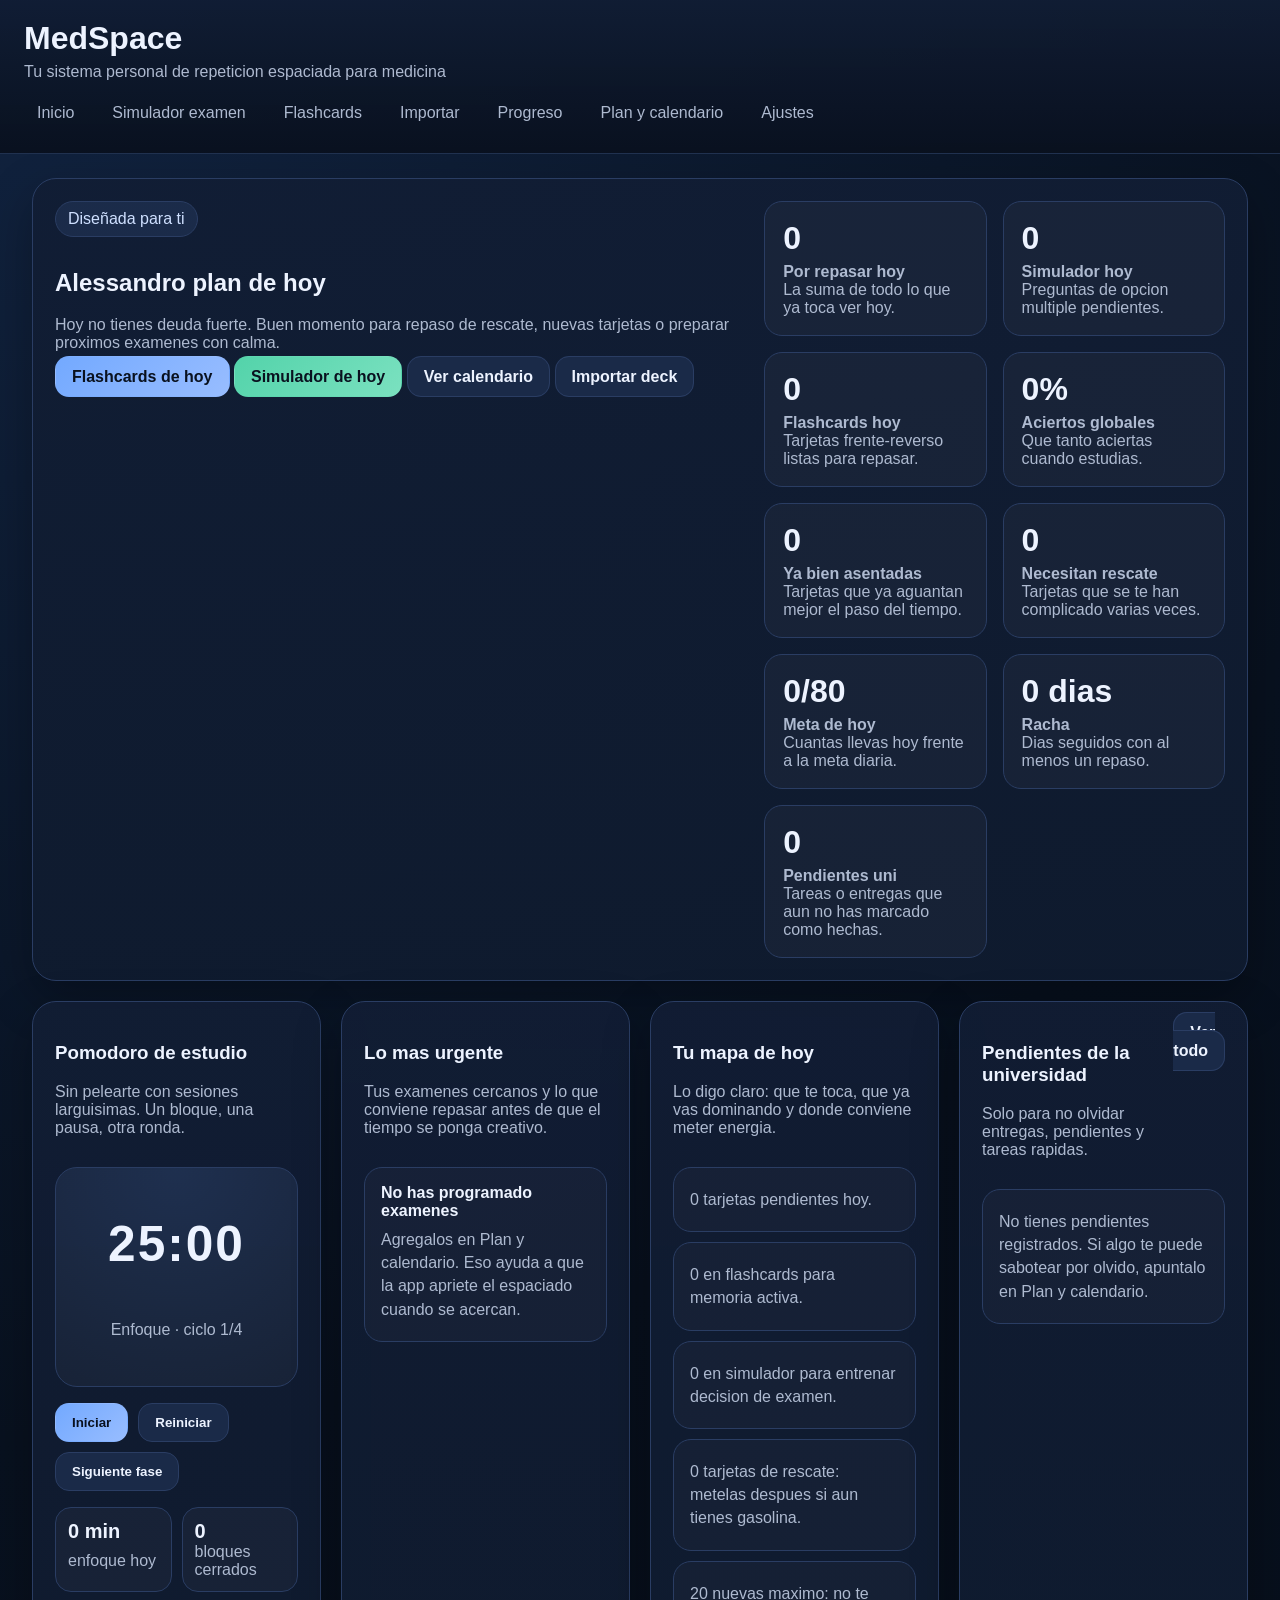
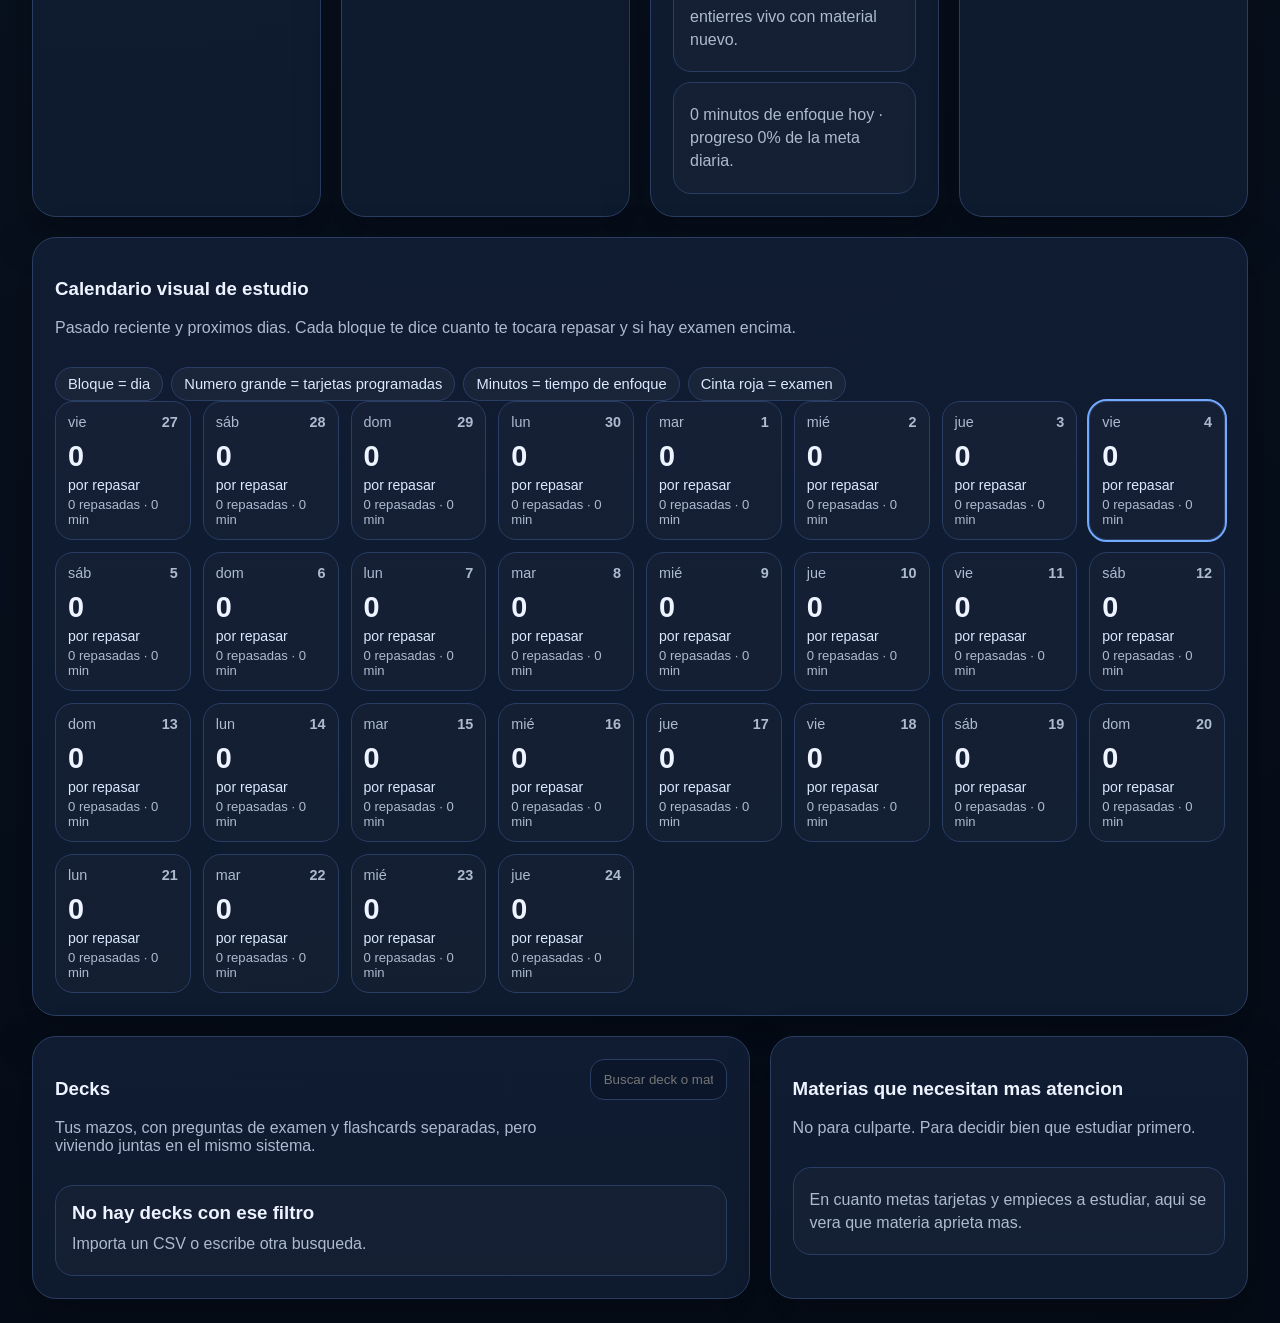
<file: index.html>
<!DOCTYPE html>
<html lang="es">
<head>
  <meta charset="UTF-8" />
  <meta name="viewport" content="width=device-width, initial-scale=1.0" />
  <title>MedSpace</title>
  <link rel="stylesheet" href="css/styles.css" />
</head>
<body>
  <header class="topbar">
    <div>
      <h1>MedSpace</h1>
      <p>Tu sistema personal de repeticion espaciada para medicina</p>
    </div>
    <nav class="topnav">
      <a href="index.html">Inicio</a>
      <a href="review.html">Simulador examen</a>
      <a href="flashcards.html">Flashcards</a>
      <a href="import.html">Importar</a>
      <a href="dashboard.html">Progreso</a>
      <a href="planner.html">Plan y calendario</a>
      <a href="settings.html">Ajustes</a>
    </nav>
  </header>

  <main class="container wide">
    <section class="card hero">
      <div class="hero-grid two-main">
        <div>
          <span class="eyebrow">Diseñada para ti</span>
          <h2 id="heroTitle">Tu plan de hoy</h2>
          <p class="muted" id="heroSubtitle">Primero estudia lo que toca hoy. Luego rescata lo que te cuesta. Luego mete pocas nuevas. Ese es el camino corto.</p>
          <div class="actions">
            <a class="btn primary" href="flashcards.html?mode=focus">Flashcards de hoy</a>
            <a class="btn success" href="review.html?mode=focus">Simulador de hoy</a>
            <a class="btn" href="planner.html">Ver calendario</a>
            <a class="btn" href="import.html">Importar deck</a>
          </div>
        </div>
        <div id="homeStats" class="grid-summary"></div>
      </div>
    </section>

    <section class="grid-four-home">
      <article class="card">
        <div class="section-head">
          <div>
            <h3>Pomodoro de estudio</h3>
            <p class="muted">Sin pelearte con sesiones larguisimas. Un bloque, una pausa, otra ronda.</p>
          </div>
        </div>
        <div class="pomodoro-box">
          <div class="pomodoro-ring">
            <div id="pomodoroTime" class="pomodoro-time">25:00</div>
            <div id="pomodoroPhase" class="muted">Enfoque</div>
          </div>
          <div class="pomodoro-controls">
            <button class="btn primary" id="pomodoroToggleBtn" type="button">Iniciar</button>
            <button class="btn" id="pomodoroResetBtn" type="button">Reiniciar</button>
            <button class="btn" id="pomodoroSkipBtn" type="button">Siguiente fase</button>
          </div>
          <div class="mini-kpi" id="pomodoroTodayBox"></div>
        </div>
      </article>

      <article class="card">
        <div class="section-head">
          <div>
            <h3>Lo mas urgente</h3>
            <p class="muted">Tus examenes cercanos y lo que conviene repasar antes de que el tiempo se ponga creativo.</p>
          </div>
        </div>
        <div id="examUrgencyList" class="list compact"></div>
      </article>

      <article class="card">
        <div class="section-head">
          <div>
            <h3>Tu mapa de hoy</h3>
            <p class="muted">Lo digo claro: que te toca, que ya vas dominando y donde conviene meter energia.</p>
          </div>
        </div>
        <div id="todayPlanBox" class="list compact"></div>
      </article>
      <article class="card">
        <div class="section-head">
          <div>
            <h3>Pendientes de la universidad</h3>
            <p class="muted">Solo para no olvidar entregas, pendientes y tareas rapidas.</p>
          </div>
          <div class="actions compact">
            <a class="btn" href="planner.html">Ver todo</a>
          </div>
        </div>
        <div id="taskQuickList" class="list compact"></div>
      </article>
    </section>

    <section class="card">
      <div class="section-head">
        <div>
          <h3>Calendario visual de estudio</h3>
          <p class="muted">Pasado reciente y proximos dias. Cada bloque te dice cuanto te tocara repasar y si hay examen encima.</p>
        </div>
      </div>
      <div id="calendarLegend" class="chip-row"></div>
      <div id="calendarGrid" class="calendar-grid"></div>
    </section>

    <section class="grid-two-home">
      <section class="card">
        <div class="section-head">
          <div>
            <h3>Decks</h3>
            <p class="muted">Tus mazos, con preguntas de examen y flashcards separadas, pero viviendo juntas en el mismo sistema.</p>
          </div>
          <div class="actions compact">
            <input id="deckSearch" type="text" placeholder="Buscar deck o materia" />
          </div>
        </div>
        <div id="deckList" class="deck-list"></div>
      </section>

      <section class="card">
        <div class="section-head">
          <div>
            <h3>Materias que necesitan mas atencion</h3>
            <p class="muted">No para culparte. Para decidir bien que estudiar primero.</p>
          </div>
        </div>
        <div id="focusList" class="list"></div>
      </section>
    </section>
  </main>

  <script src="js/storage.js"></script>
  <script src="js/utils.js"></script>
  <script src="js/app.js"></script>
</body>
</html>
</file>
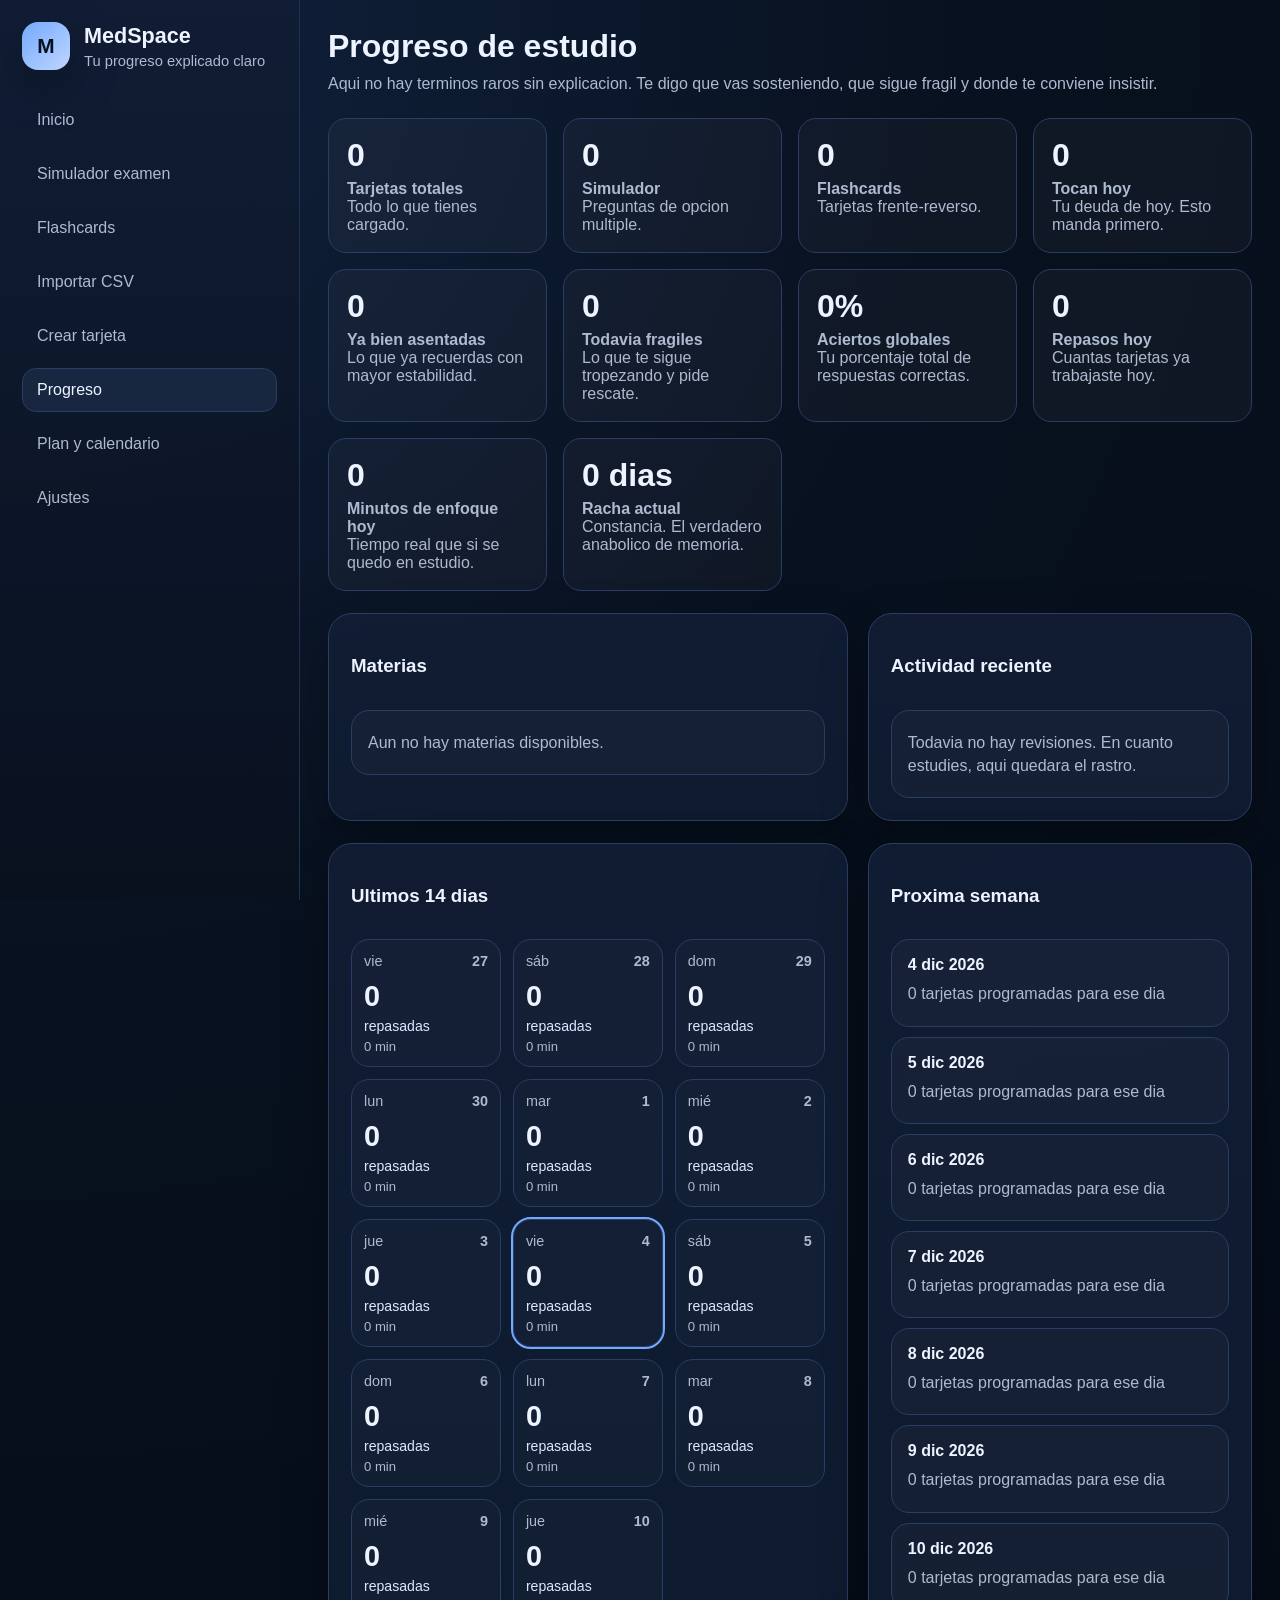
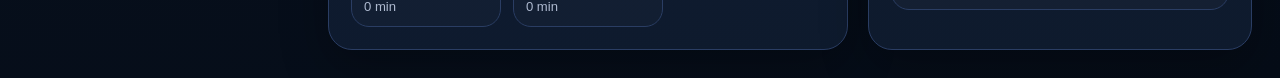
<file: dashboard.html>
<!doctype html>
<html lang="es">
<head>
  <meta charset="UTF-8" />
  <meta name="viewport" content="width=device-width, initial-scale=1.0" />
  <title>Progreso - MedSpace</title>
  <link rel="stylesheet" href="css/styles.css" />
</head>
<body>
  <aside class="sidebar">
    <div class="brand">
      <div class="brand-mark">M</div>
      <div>
        <h1>MedSpace</h1>
        <p>Tu progreso explicado claro</p>
      </div>
    </div>

    <nav class="nav">
      <a class="nav-link" href="index.html">Inicio</a>
      <a class="nav-link" href="review.html">Simulador examen</a>
      <a class="nav-link" href="flashcards.html">Flashcards</a>
      <a class="nav-link" href="import.html">Importar CSV</a>
      <a class="nav-link" href="manual.html">Crear tarjeta</a>
      <a class="nav-link active" href="dashboard.html">Progreso</a>
      <a class="nav-link" href="planner.html">Plan y calendario</a>
      <a class="nav-link" href="settings.html">Ajustes</a>
    </nav>
  </aside>

  <main class="main">
    <header class="page-header">
      <div>
        <h2>Progreso de estudio</h2>
        <p>Aqui no hay terminos raros sin explicacion. Te digo que vas sosteniendo, que sigue fragil y donde te conviene insistir.</p>
      </div>
    </header>

    <section class="stats-grid" id="dashboardStats"></section>

    <section class="grid-two">
      <article class="panel">
        <div class="panel-head"><h3>Materias</h3></div>
        <div id="categoryStats" class="list"></div>
      </article>
      <article class="panel">
        <div class="panel-head"><h3>Actividad reciente</h3></div>
        <div id="recentReviews" class="list compact"></div>
      </article>
    </section>

    <section class="grid-two">
      <article class="panel">
        <div class="panel-head"><h3>Ultimos 14 dias</h3></div>
        <div id="activityCalendar" class="calendar-grid compact"></div>
      </article>
      <article class="panel">
        <div class="panel-head"><h3>Proxima semana</h3></div>
        <div id="forecastList" class="list compact"></div>
      </article>
    </section>
  </main>

  <script src="js/storage.js"></script>
  <script src="js/utils.js"></script>
  <script src="js/dashboard.js"></script>
</body>
</html>
</file>
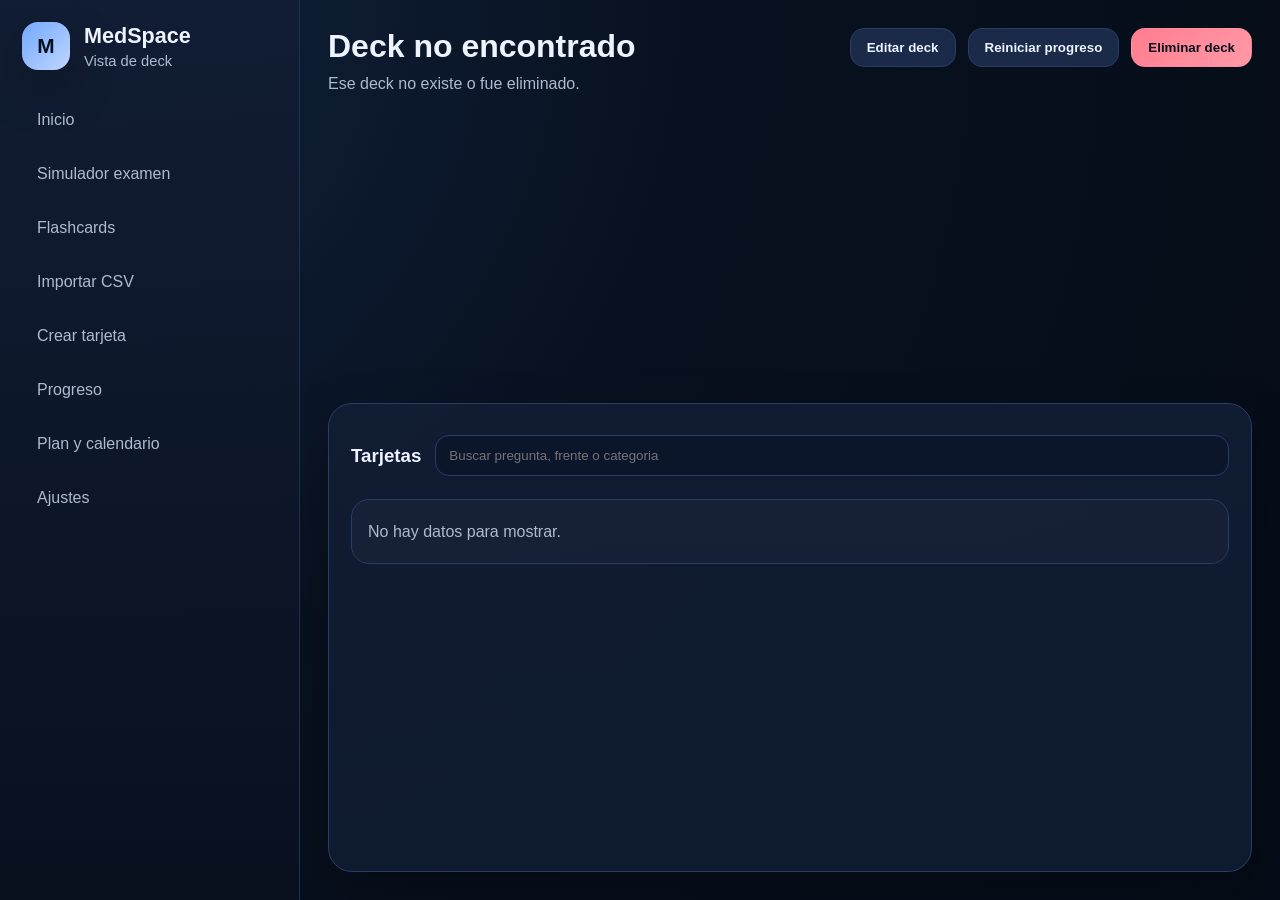
<file: deck.html>
<!doctype html>
<html lang="es">
<head>
  <meta charset="UTF-8" />
  <meta name="viewport" content="width=device-width, initial-scale=1.0" />
  <title>Deck - MedSpace</title>
  <link rel="stylesheet" href="css/styles.css" />
</head>
<body>
  <aside class="sidebar">
    <div class="brand">
      <div class="brand-mark">M</div>
      <div>
        <h1>MedSpace</h1>
        <p>Vista de deck</p>
      </div>
    </div>

    <nav class="nav">
      <a class="nav-link" href="index.html">Inicio</a>
      <a class="nav-link" href="review.html">Simulador examen</a>
      <a class="nav-link" href="flashcards.html">Flashcards</a>
      <a class="nav-link" href="import.html">Importar CSV</a>
      <a class="nav-link" href="manual.html">Crear tarjeta</a>
      <a class="nav-link" href="dashboard.html">Progreso</a>
      <a class="nav-link" href="planner.html">Plan y calendario</a>
      <a class="nav-link" href="settings.html">Ajustes</a>
    </nav>
  </aside>

  <main class="main">
    <header class="page-header">
      <div>
        <h2 id="deckTitle">Deck</h2>
        <p id="deckMeta">Cargando...</p>
      </div>
      <div class="header-actions wrap">
        <button class="btn" id="editDeckToggleBtn" type="button">Editar deck</button>
        <button class="btn" id="resetDeckBtn" type="button">Reiniciar progreso</button>
        <button class="btn danger" id="deleteDeckBtn" type="button">Eliminar deck</button>
      </div>
    </header>



    <section class="panel hidden" id="editDeckPanel">
      <div class="panel-head">
        <h3>Editar deck o mazo</h3>
        <button class="btn" id="cancelEditDeckBtn" type="button">Cerrar</button>
      </div>
      <form id="editDeckForm" class="form-grid">
        <label>
          <span>Nombre del deck</span>
          <input id="editDeckName" type="text" maxlength="120" required />
        </label>
        <label>
          <span>Materia</span>
          <input id="editDeckSubject" type="text" maxlength="120" />
        </label>
        <label class="full-span" style="grid-column:1/-1;">
          <span>Descripcion</span>
          <textarea id="editDeckDescription" rows="4" placeholder="Opcional"></textarea>
        </label>
        <div class="item-actions" style="grid-column:1/-1;">
          <button class="btn primary" type="submit">Guardar cambios</button>
        </div>
      </form>
      <div id="editDeckStatus" class="notice info hidden"></div>
    </section>

    <section class="panel">
      <div class="panel-head">
        <h3>Tarjetas</h3>
        <input id="searchInput" type="text" placeholder="Buscar pregunta, frente o categoria" />
      </div>
      <div id="deckCards" class="list"></div>
    </section>
  </main>

  <script src="js/storage.js"></script>
  <script src="js/utils.js"></script>
  <script src="js/deck.js"></script>
</body>
</html>
</file>
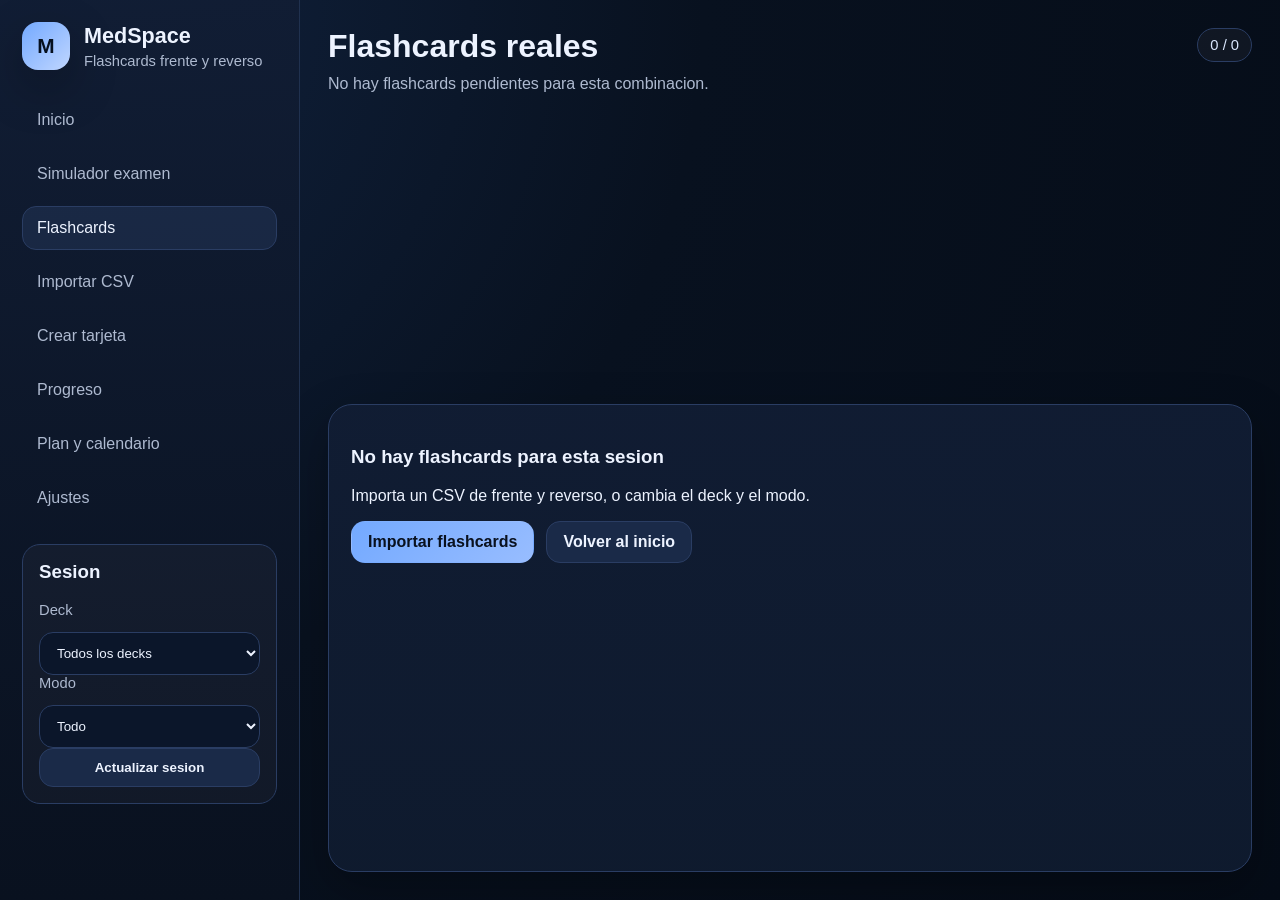
<file: flashcards.html>
<!doctype html>
<html lang="es">
<head>
  <meta charset="UTF-8" />
  <meta name="viewport" content="width=device-width, initial-scale=1.0" />
  <title>Flashcards - MedSpace</title>
  <link rel="stylesheet" href="css/styles.css" />
</head>
<body>
  <aside class="sidebar">
    <div class="brand">
      <div class="brand-mark">M</div>
      <div>
        <h1>MedSpace</h1>
        <p>Flashcards frente y reverso</p>
      </div>
    </div>

    <nav class="nav">
      <a class="nav-link" href="index.html">Inicio</a>
      <a class="nav-link" href="review.html">Simulador examen</a>
      <a class="nav-link active" href="flashcards.html">Flashcards</a>
      <a class="nav-link" href="import.html">Importar CSV</a>
      <a class="nav-link" href="manual.html">Crear tarjeta</a>
      <a class="nav-link" href="dashboard.html">Progreso</a>
      <a class="nav-link" href="planner.html">Plan y calendario</a>
      <a class="nav-link" href="settings.html">Ajustes</a>
    </nav>

    <section class="sidebar-card">
      <h3>Sesion</h3>
      <label class="mini-label">Deck</label>
      <select id="deckFilter"></select>
      <label class="mini-label">Modo</label>
      <select id="modeFilter">
        <option value="all">Todo</option>
        <option value="focus">Solo lo importante de hoy</option>
        <option value="rescue">Rescate</option>
        <option value="new">Nuevas</option>
      </select>
      <button class="btn block" id="startSessionBtn" type="button">Actualizar sesion</button>
    </section>
  </aside>

  <main class="main">
    <header class="page-header">
      <div>
        <h2>Flashcards reales</h2>
        <p id="sessionSubtitle">Piensa la respuesta antes de voltear. Luego califica que tan firme estuvo el recuerdo. Aqui vive la repeticion espaciada de verdad.</p>
      </div>
      <div class="header-actions wrap">
        <span class="pill" id="progressText">0 / 0</span>
      </div>
    </header>

    <section class="panel" id="emptyState">
      <h3>No hay flashcards para esta sesion</h3>
      <p>Importa un CSV de frente y reverso, o cambia el deck y el modo.</p>
      <div class="toolbar wrap">
        <a class="btn primary" href="import.html">Importar flashcards</a>
        <a class="btn" href="index.html">Volver al inicio</a>
      </div>
    </section>

    <section class="panel hidden" id="flashPanel">
      <div class="flash-stage">
        <div class="review-meta">
          <span class="tag" id="deckNameTag">Deck</span>
          <span class="tag" id="cardCategory">Categoria</span>
          <span class="tag" id="cardPriority">Prioridad</span>
          <span class="tag" id="nextInfoTag">Pendiente</span>
        </div>

        <div class="flash-shell">
          <div class="flashcard-board" id="flashcardBoard" aria-live="polite">
            <article class="flash-face front">
              <div class="flash-label">Frente</div>
              <div class="flash-text" id="frontText"></div>
              <div class="flash-hint">Piensala primero. Luego toca la tarjeta o usa el boton para voltear.</div>
            </article>
            <article class="flash-face back">
              <div class="flash-label">Reverso</div>
              <div class="flash-text" id="backText"></div>
              <div class="flash-hint">Ahora califica como estuvo el recuerdo. Eso se guarda y decide cuando vuelve.</div>
            </article>
          </div>
        </div>

        <div class="toolbar wrap" id="flipActions">
          <button class="btn" id="flipBtn" type="button">Voltear tarjeta</button>
          <span class="inline-help"><span class="kbd">Espacio</span> voltear · <span class="kbd">1</span> otra vez · <span class="kbd">2</span> dificil · <span class="kbd">3</span> bien · <span class="kbd">4</span> facil</span>
        </div>

        <div class="rating-grid hidden" id="ratingActions">
          <button class="btn danger rating-btn" data-rating="again" type="button"><strong>Otra vez</strong><small id="preview-again">Vuelve hoy</small></button>
          <button class="btn warn rating-btn" data-rating="hard" type="button"><strong>Dificil</strong><small id="preview-hard">Vuelve pronto</small></button>
          <button class="btn success rating-btn" data-rating="good" type="button"><strong>Bien</strong><small id="preview-good">Espaciado normal</small></button>
          <button class="btn primary rating-btn" data-rating="easy" type="button"><strong>Facil</strong><small id="preview-easy">Se aleja mas</small></button>
        </div>

        <div class="notice info hidden" id="ratingHelp"></div>
      </div>
    </section>
  </main>

  <script src="js/storage.js"></script>
  <script src="js/utils.js"></script>
  <script src="js/scheduler.js"></script>
  <script src="js/flashcards.js"></script>
</body>
</html>
</file>
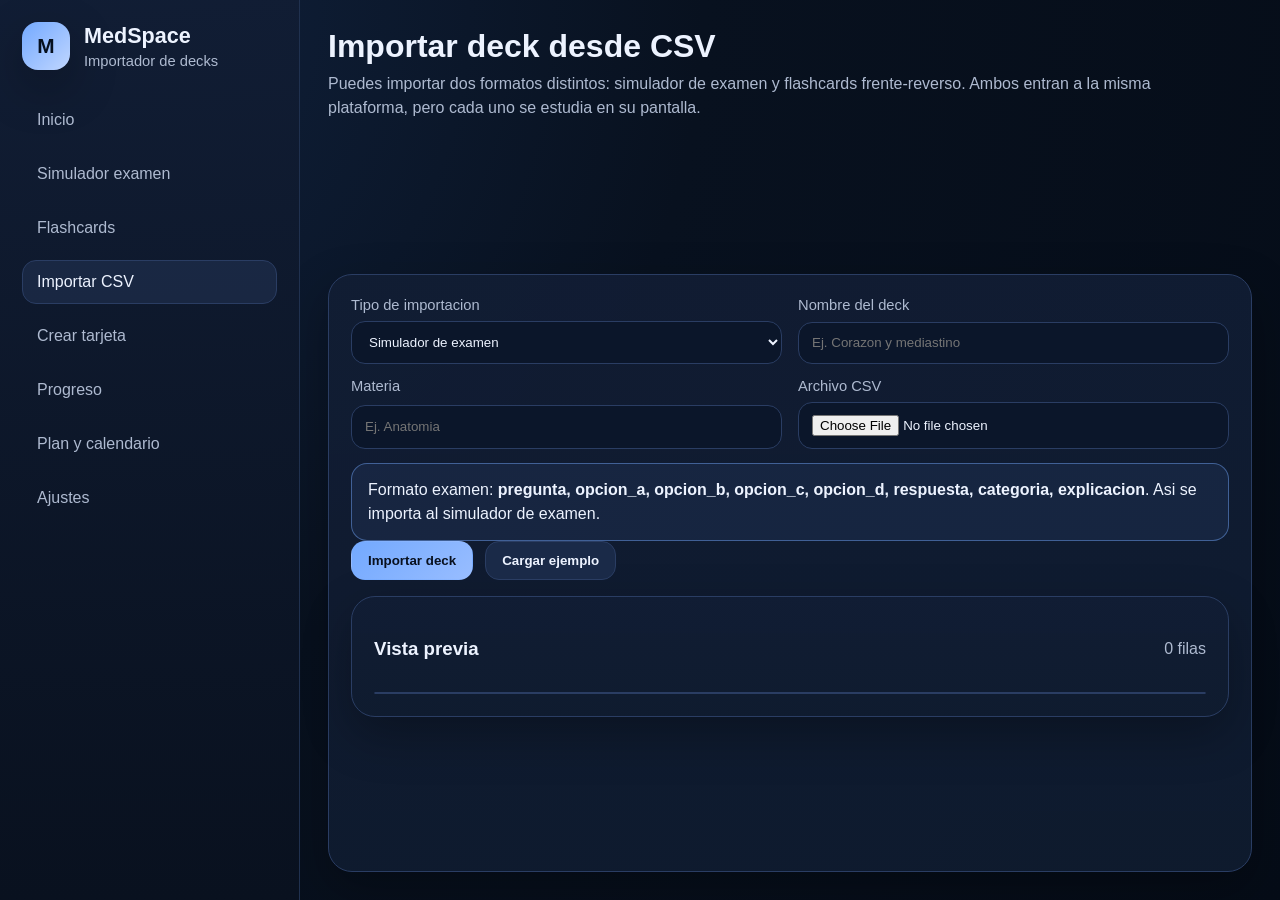
<file: import.html>
<!doctype html>
<html lang="es">
<head>
  <meta charset="UTF-8" />
  <meta name="viewport" content="width=device-width, initial-scale=1.0" />
  <title>Importar CSV - MedSpace</title>
  <link rel="stylesheet" href="css/styles.css" />
</head>
<body>
  <aside class="sidebar">
    <div class="brand">
      <div class="brand-mark">M</div>
      <div>
        <h1>MedSpace</h1>
        <p>Importador de decks</p>
      </div>
    </div>
    <nav class="nav">
      <a class="nav-link" href="index.html">Inicio</a>
      <a class="nav-link" href="review.html">Simulador examen</a>
      <a class="nav-link" href="flashcards.html">Flashcards</a>
      <a class="nav-link active" href="import.html">Importar CSV</a>
      <a class="nav-link" href="manual.html">Crear tarjeta</a>
      <a class="nav-link" href="dashboard.html">Progreso</a>
      <a class="nav-link" href="planner.html">Plan y calendario</a>
      <a class="nav-link" href="settings.html">Ajustes</a>
    </nav>
  </aside>

  <main class="main">
    <header class="page-header">
      <div>
        <h2>Importar deck desde CSV</h2>
        <p>Puedes importar dos formatos distintos: simulador de examen y flashcards frente-reverso. Ambos entran a la misma plataforma, pero cada uno se estudia en su pantalla.</p>
      </div>
    </header>

    <section class="panel form-panel">
      <div class="two-col-responsive">
        <label>
          <span>Tipo de importacion</span>
          <select id="importType">
            <option value="exam">Simulador de examen</option>
            <option value="flashcard">Flashcards frente-reverso</option>
          </select>
        </label>
        <label>
          <span>Nombre del deck</span>
          <input type="text" id="deckName" placeholder="Ej. Corazon y mediastino" />
        </label>
      </div>

      <div class="form-grid">
        <label>
          <span>Materia</span>
          <input type="text" id="deckSubject" placeholder="Ej. Anatomia" />
        </label>
        <label>
          <span>Archivo CSV</span>
          <input type="file" id="csvFile" accept=".csv,text/csv" />
        </label>
      </div>

      <div class="notice info" id="formatHelp">
        Formato examen: pregunta, opcion_a, opcion_b, opcion_c, opcion_d, respuesta, categoria, explicacion.<br>
        Formato flashcards: frente, reverso, categoria (categoria es opcional).
      </div>

      <div class="toolbar wrap">
        <button class="btn primary" id="importBtn" type="button">Importar deck</button>
        <button class="btn" id="loadSampleBtn" type="button">Cargar ejemplo</button>
      </div>

      <div id="importStatus" class="notice hidden"></div>

      <div class="panel nested">
        <div class="panel-head">
          <h3>Vista previa</h3>
          <span class="muted" id="previewCount">0 filas</span>
        </div>
        <div id="previewTable" class="table-wrap"></div>
      </div>
    </section>
  </main>

  <script src="js/storage.js"></script>
  <script src="js/utils.js"></script>
  <script src="js/csvParser.js"></script>
  <script src="js/import.js"></script>
</body>
</html>
</file>
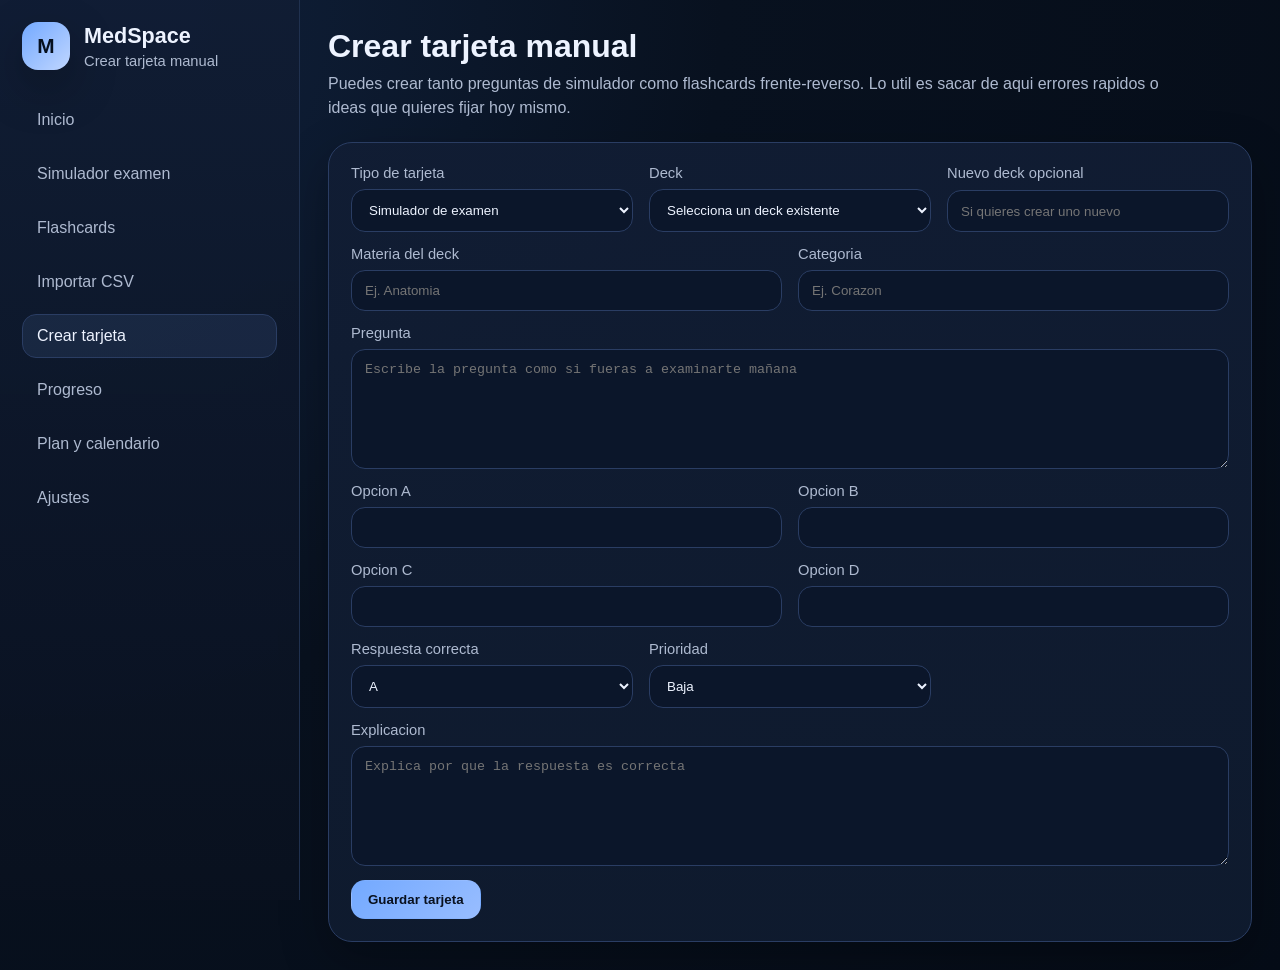
<file: manual.html>
<!doctype html>
<html lang="es">
<head>
  <meta charset="UTF-8" />
  <meta name="viewport" content="width=device-width, initial-scale=1.0" />
  <title>Crear tarjeta - MedSpace</title>
  <link rel="stylesheet" href="css/styles.css" />
</head>
<body>
  <aside class="sidebar">
    <div class="brand">
      <div class="brand-mark">M</div>
      <div>
        <h1>MedSpace</h1>
        <p>Crear tarjeta manual</p>
      </div>
    </div>
    <nav class="nav">
      <a class="nav-link" href="index.html">Inicio</a>
      <a class="nav-link" href="review.html">Simulador examen</a>
      <a class="nav-link" href="flashcards.html">Flashcards</a>
      <a class="nav-link" href="import.html">Importar CSV</a>
      <a class="nav-link active" href="manual.html">Crear tarjeta</a>
      <a class="nav-link" href="dashboard.html">Progreso</a>
      <a class="nav-link" href="planner.html">Plan y calendario</a>
      <a class="nav-link" href="settings.html">Ajustes</a>
    </nav>
  </aside>

  <main class="main">
    <header class="page-header">
      <div>
        <h2>Crear tarjeta manual</h2>
        <p>Puedes crear tanto preguntas de simulador como flashcards frente-reverso. Lo util es sacar de aqui errores rapidos o ideas que quieres fijar hoy mismo.</p>
      </div>
    </header>

    <section class="panel form-panel">
      <div class="form-grid three">
        <label>
          <span>Tipo de tarjeta</span>
          <select id="cardTypeInput">
            <option value="multiple_choice">Simulador de examen</option>
            <option value="flashcard">Flashcard frente-reverso</option>
          </select>
        </label>
        <label>
          <span>Deck</span>
          <select id="deckSelect"></select>
        </label>
        <label>
          <span>Nuevo deck opcional</span>
          <input id="newDeckName" type="text" placeholder="Si quieres crear uno nuevo" />
        </label>
      </div>

      <div class="form-grid">
        <label>
          <span>Materia del deck</span>
          <input id="newDeckSubject" type="text" placeholder="Ej. Anatomia" />
        </label>
        <label>
          <span>Categoria</span>
          <input id="categoryInput" type="text" placeholder="Ej. Corazon" />
        </label>
      </div>

      <div id="examFields">
        <label>
          <span>Pregunta</span>
          <textarea id="questionInput" rows="4" placeholder="Escribe la pregunta como si fueras a examinarte mañana"></textarea>
        </label>

        <div class="form-grid">
          <label><span>Opcion A</span><input id="optionAInput" type="text" /></label>
          <label><span>Opcion B</span><input id="optionBInput" type="text" /></label>
        </div>
        <div class="form-grid">
          <label><span>Opcion C</span><input id="optionCInput" type="text" /></label>
          <label><span>Opcion D</span><input id="optionDInput" type="text" /></label>
        </div>

        <div class="form-grid three">
          <label>
            <span>Respuesta correcta</span>
            <select id="correctAnswerInput">
              <option value="A">A</option>
              <option value="B">B</option>
              <option value="C">C</option>
              <option value="D">D</option>
            </select>
          </label>
          <label>
            <span>Prioridad</span>
            <select id="priorityInput">
              <option value="1">Baja</option>
              <option value="2">Media</option>
              <option value="3">Alta</option>
            </select>
          </label>
        </div>

        <label>
          <span>Explicacion</span>
          <textarea id="explanationInput" rows="4" placeholder="Explica por que la respuesta es correcta"></textarea>
        </label>
      </div>

      <div id="flashcardFields" class="hidden">
        <label>
          <span>Frente</span>
          <textarea id="frontInput" rows="4" placeholder="Concepto, pregunta corta o estructura que quieres recordar"></textarea>
        </label>
        <label>
          <span>Reverso</span>
          <textarea id="backInput" rows="5" placeholder="Definicion, explicacion o respuesta que quieres ver al voltear"></textarea>
        </label>
        <div class="form-grid">
          <label>
            <span>Prioridad</span>
            <select id="flashPriorityInput">
              <option value="1">Baja</option>
              <option value="2" selected>Media</option>
              <option value="3">Alta</option>
            </select>
          </label>
        </div>
      </div>

      <div class="toolbar wrap">
        <button class="btn primary" id="saveCardBtn" type="button">Guardar tarjeta</button>
      </div>
      <div id="manualStatus" class="notice hidden"></div>
    </section>
  </main>

  <script src="js/storage.js"></script>
  <script src="js/utils.js"></script>
  <script src="js/manual.js"></script>
</body>
</html>
</file>
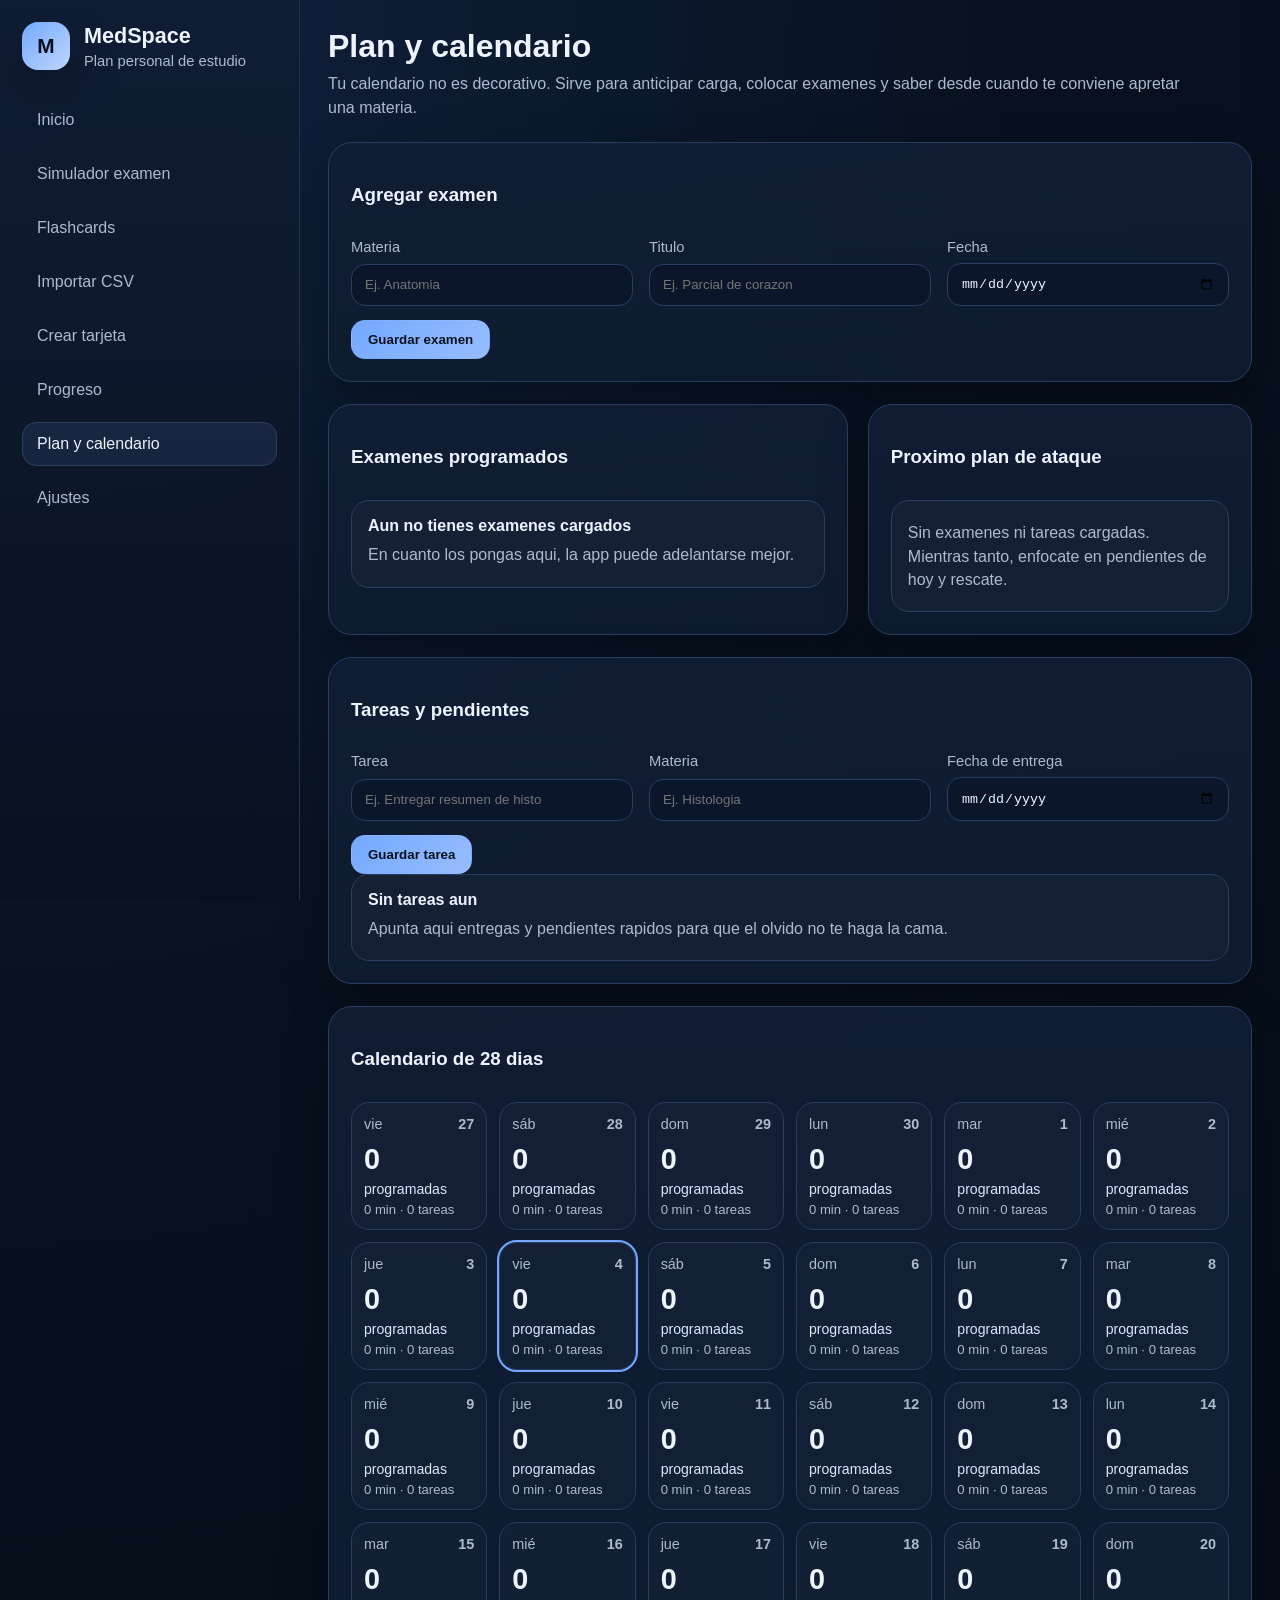
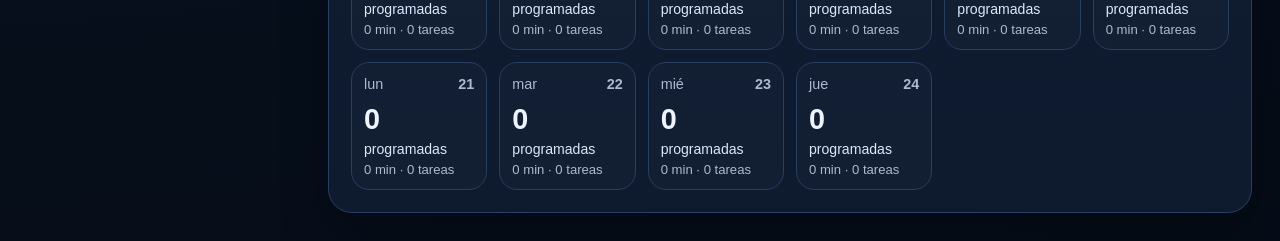
<file: planner.html>
<!doctype html>
<html lang="es">
<head>
  <meta charset="UTF-8" />
  <meta name="viewport" content="width=device-width, initial-scale=1.0" />
  <title>Plan y calendario - MedSpace</title>
  <link rel="stylesheet" href="css/styles.css" />
</head>
<body>
  <aside class="sidebar">
    <div class="brand">
      <div class="brand-mark">M</div>
      <div>
        <h1>MedSpace</h1>
        <p>Plan personal de estudio</p>
      </div>
    </div>

    <nav class="nav">
      <a class="nav-link" href="index.html">Inicio</a>
      <a class="nav-link" href="review.html">Simulador examen</a>
      <a class="nav-link" href="flashcards.html">Flashcards</a>
      <a class="nav-link" href="import.html">Importar CSV</a>
      <a class="nav-link" href="manual.html">Crear tarjeta</a>
      <a class="nav-link" href="dashboard.html">Progreso</a>
      <a class="nav-link active" href="planner.html">Plan y calendario</a>
      <a class="nav-link" href="settings.html">Ajustes</a>
    </nav>
  </aside>

  <main class="main">
    <header class="page-header">
      <div>
        <h2>Plan y calendario</h2>
        <p>Tu calendario no es decorativo. Sirve para anticipar carga, colocar examenes y saber desde cuando te conviene apretar una materia.</p>
      </div>
    </header>

    <section class="panel form-panel">
      <div class="panel-head"><h3>Agregar examen</h3></div>
      <div class="form-grid three">
        <label><span>Materia</span><input id="examSubject" type="text" placeholder="Ej. Anatomia" /></label>
        <label><span>Titulo</span><input id="examTitle" type="text" placeholder="Ej. Parcial de corazon" /></label>
        <label><span>Fecha</span><input id="examDate" type="date" /></label>
      </div>
      <div class="toolbar wrap">
        <button class="btn primary" id="saveExamBtn" type="button">Guardar examen</button>
      </div>
      <div id="plannerStatus" class="notice hidden"></div>
    </section>

    <section class="grid-two">
      <article class="panel">
        <div class="panel-head"><h3>Examenes programados</h3></div>
        <div id="examList" class="list"></div>
      </article>
      <article class="panel">
        <div class="panel-head"><h3>Proximo plan de ataque</h3></div>
        <div id="attackPlan" class="list compact"></div>
      </article>
    </section>



    <section class="panel form-panel">
      <div class="panel-head"><h3>Tareas y pendientes</h3></div>
      <div class="form-grid three">
        <label><span>Tarea</span><input id="taskTitle" type="text" placeholder="Ej. Entregar resumen de histo" /></label>
        <label><span>Materia</span><input id="taskSubject" type="text" placeholder="Ej. Histologia" /></label>
        <label><span>Fecha de entrega</span><input id="taskDate" type="date" /></label>
      </div>
      <div class="toolbar wrap">
        <button class="btn primary" id="saveTaskBtn" type="button">Guardar tarea</button>
      </div>
      <div id="taskList" class="list"></div>
    </section>

    <section class="panel">
      <div class="panel-head"><h3>Calendario de 28 dias</h3></div>
      <div id="plannerCalendar" class="calendar-grid"></div>
    </section>
  </main>

  <script src="js/storage.js"></script>
  <script src="js/utils.js"></script>
  <script src="js/planner.js"></script>
</body>
</html>
</file>
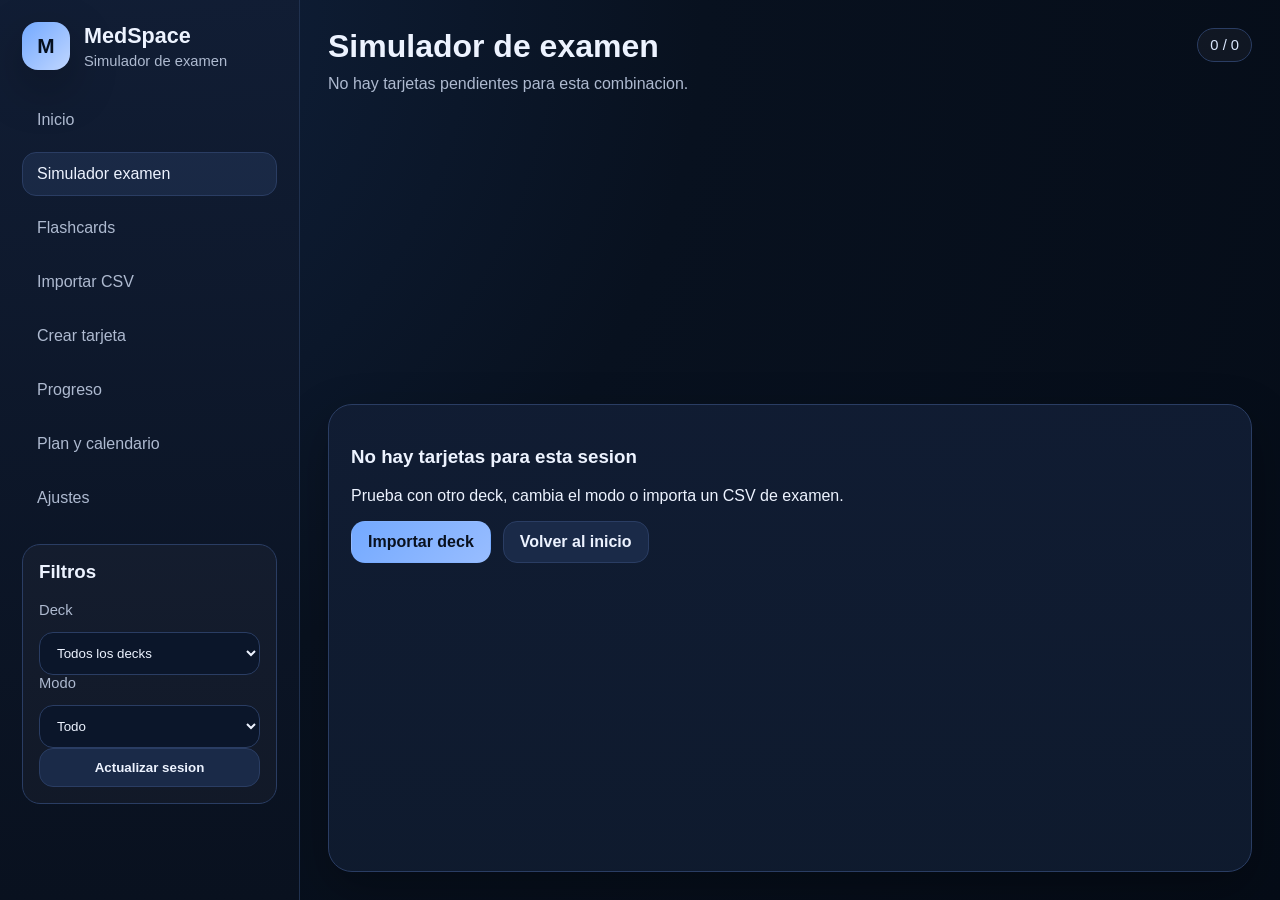
<file: review.html>
<!doctype html>
<html lang="es">
<head>
  <meta charset="UTF-8" />
  <meta name="viewport" content="width=device-width, initial-scale=1.0" />
  <title>Simulador de examen - MedSpace</title>
  <link rel="stylesheet" href="css/styles.css" />
</head>
<body>
  <aside class="sidebar">
    <div class="brand">
      <div class="brand-mark">M</div>
      <div>
        <h1>MedSpace</h1>
        <p>Simulador de examen</p>
      </div>
    </div>

    <nav class="nav">
      <a class="nav-link" href="index.html">Inicio</a>
      <a class="nav-link active" href="review.html">Simulador examen</a>
      <a class="nav-link" href="flashcards.html">Flashcards</a>
      <a class="nav-link" href="import.html">Importar CSV</a>
      <a class="nav-link" href="manual.html">Crear tarjeta</a>
      <a class="nav-link" href="dashboard.html">Progreso</a>
      <a class="nav-link" href="planner.html">Plan y calendario</a>
      <a class="nav-link" href="settings.html">Ajustes</a>
    </nav>

    <section class="sidebar-card">
      <h3>Filtros</h3>
      <label class="mini-label">Deck</label>
      <select id="deckFilter"></select>
      <label class="mini-label">Modo</label>
      <select id="modeFilter">
        <option value="all">Todo</option>
        <option value="focus">Solo lo importante de hoy</option>
        <option value="rescue">Rescate</option>
        <option value="new">Nuevas</option>
      </select>
      <button class="btn block" id="startSessionBtn" type="button">Actualizar sesion</button>
    </section>
  </aside>

  <main class="main">
    <header class="page-header">
      <div>
        <h2>Simulador de examen</h2>
        <p id="sessionSubtitle">Aqui practicas preguntas de opcion multiple. Marca una opcion, revela la respuesta y luego guarda como se sintio recordarla.</p>
      </div>
      <div class="header-actions">
        <span class="pill" id="progressText">0 / 0</span>
      </div>
    </header>

    <section class="panel" id="emptyState">
      <h3>No hay tarjetas para esta sesion</h3>
      <p>Prueba con otro deck, cambia el modo o importa un CSV de examen.</p>
      <div class="toolbar wrap">
        <a class="btn primary" href="import.html">Importar deck</a>
        <a class="btn" href="index.html">Volver al inicio</a>
      </div>
    </section>

    <section class="panel hidden" id="reviewPanel">
      <div class="review-meta">
        <span class="tag" id="deckNameTag">Deck</span>
        <span class="tag" id="cardCategory">Categoria</span>
        <span class="tag" id="cardPriority">Prioridad</span>
        <span class="tag" id="nextInfoTag">Pendiente</span>
      </div>

      <h3 class="question" id="questionText"></h3>
      <div class="options" id="optionsContainer"></div>

      <div class="notice info hidden" id="answerBlock">
        <p><strong>Respuesta correcta:</strong> <span id="correctAnswerText"></span></p>
        <p id="explanationText"></p>
      </div>

      <div class="toolbar wrap hidden" id="revealActions">
        <button class="btn" id="showAnswerBtn" type="button">Mostrar respuesta</button>
      </div>

      <div class="rating-grid hidden" id="ratingActions">
        <button class="btn danger rating-btn" data-rating="again" type="button"><strong>Otra vez</strong><small id="preview-again">Vuelve hoy</small></button>
        <button class="btn warn rating-btn" data-rating="hard" type="button"><strong>Dificil</strong><small id="preview-hard">Vuelve pronto</small></button>
        <button class="btn success rating-btn" data-rating="good" type="button"><strong>Bien</strong><small id="preview-good">Espaciado normal</small></button>
        <button class="btn primary rating-btn" data-rating="easy" type="button"><strong>Facil</strong><small id="preview-easy">Se aleja mas</small></button>
      </div>

      <div class="notice info hidden" id="ratingHelp"></div>
    </section>
  </main>

  <script src="js/storage.js"></script>
  <script src="js/utils.js"></script>
  <script src="js/scheduler.js"></script>
  <script src="js/review.js"></script>
</body>
</html>
</file>
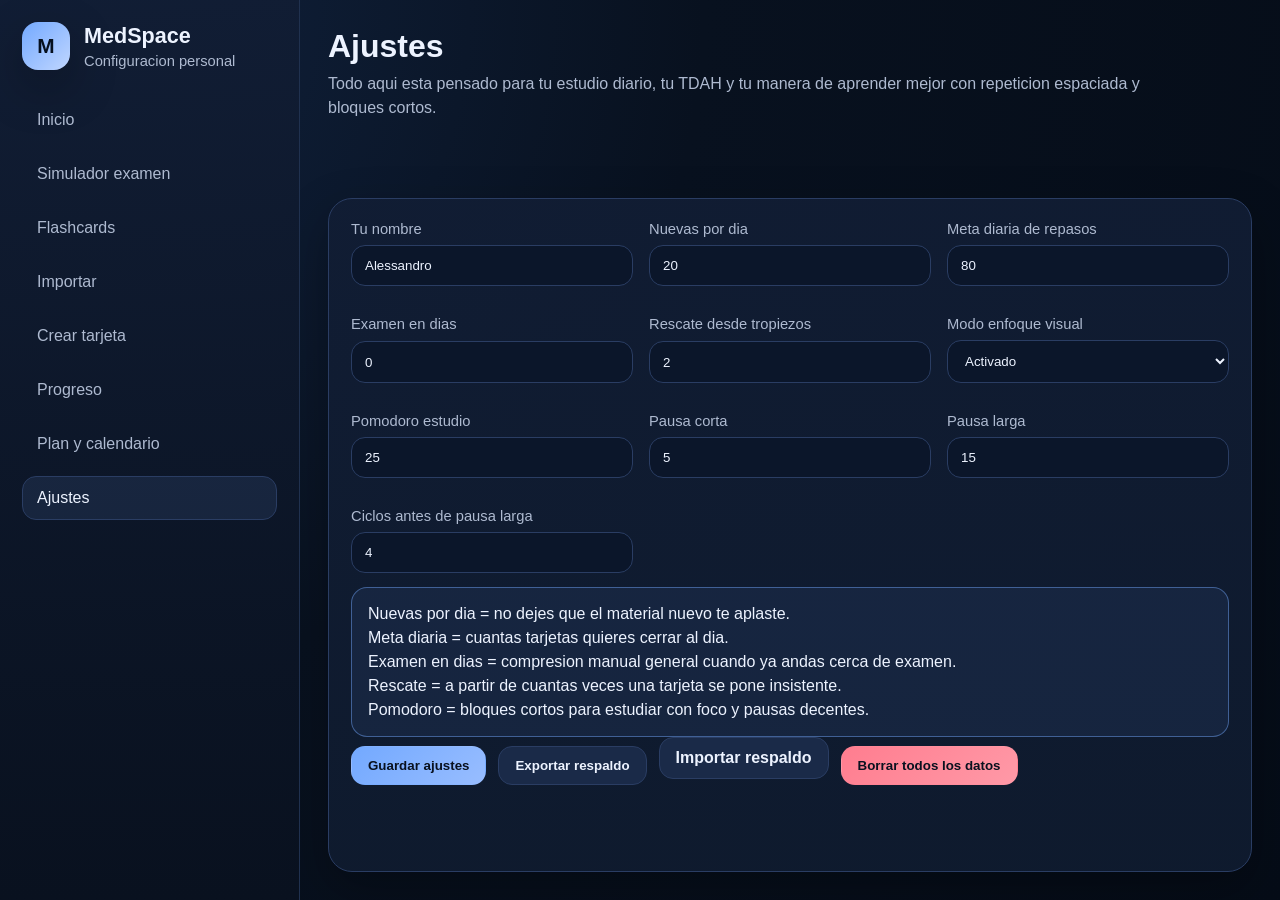
<file: settings.html>
<!doctype html>
<html lang="es">
<head>
  <meta charset="UTF-8" />
  <meta name="viewport" content="width=device-width, initial-scale=1.0" />
  <title>Ajustes - MedSpace</title>
  <link rel="stylesheet" href="css/styles.css" />
</head>
<body>
  <aside class="sidebar">
    <div class="brand">
      <div class="brand-mark">M</div>
      <div>
        <h1>MedSpace</h1>
        <p>Configuracion personal</p>
      </div>
    </div>

    <nav class="nav">
      <a class="nav-link" href="index.html">Inicio</a>
      <a class="nav-link" href="review.html">Simulador examen</a>
      <a class="nav-link" href="flashcards.html">Flashcards</a>
      <a class="nav-link" href="import.html">Importar</a>
      <a class="nav-link" href="manual.html">Crear tarjeta</a>
      <a class="nav-link" href="dashboard.html">Progreso</a>
      <a class="nav-link" href="planner.html">Plan y calendario</a>
      <a class="nav-link active" href="settings.html">Ajustes</a>
    </nav>
  </aside>

  <main class="main">
    <header class="page-header">
      <div>
        <h2>Ajustes</h2>
        <p>Todo aqui esta pensado para tu estudio diario, tu TDAH y tu manera de aprender mejor con repeticion espaciada y bloques cortos.</p>
      </div>
    </header>

    <section class="panel form-panel">
      <div class="form-grid three">
        <label><span>Tu nombre</span><input id="userName" type="text" /></label>
        <label><span>Nuevas por dia</span><input id="dailyNewLimit" type="number" min="1" max="100" /></label>
        <label><span>Meta diaria de repasos</span><input id="dailyTargetReviews" type="number" min="10" max="500" /></label>
        <label><span>Examen en dias</span><input id="examDays" type="number" min="0" max="365" /></label>
        <label><span>Rescate desde tropiezos</span><input id="rescueThreshold" type="number" min="1" max="20" /></label>
        <label><span>Modo enfoque visual</span><select id="focusMode"><option value="true">Activado</option><option value="false">Desactivado</option></select></label>
        <label><span>Pomodoro estudio</span><input id="pomodoroStudyMin" type="number" min="5" max="120" /></label>
        <label><span>Pausa corta</span><input id="pomodoroShortBreak" type="number" min="1" max="30" /></label>
        <label><span>Pausa larga</span><input id="pomodoroLongBreak" type="number" min="5" max="60" /></label>
        <label><span>Ciclos antes de pausa larga</span><input id="pomodoroCycles" type="number" min="2" max="8" /></label>
      </div>
      <div class="notice info">
        Nuevas por dia = no dejes que el material nuevo te aplaste.<br>
        Meta diaria = cuantas tarjetas quieres cerrar al dia.<br>
        Examen en dias = compresion manual general cuando ya andas cerca de examen.<br>
        Rescate = a partir de cuantas veces una tarjeta se pone insistente.<br>
        Pomodoro = bloques cortos para estudiar con foco y pausas decentes.
      </div>
      <div class="toolbar wrap">
        <button class="btn primary" id="saveSettingsBtn" type="button">Guardar ajustes</button>
        <button class="btn" id="exportBackupBtn" type="button">Exportar respaldo</button>
        <label class="btn" for="importBackupInput">Importar respaldo</label>
        <input id="importBackupInput" type="file" accept="application/json" class="hidden" />
        <button class="btn danger" id="clearAllBtn" type="button">Borrar todos los datos</button>
      </div>
      <div id="settingsStatus" class="notice hidden"></div>
    </section>
  </main>

  <script src="js/storage.js"></script>
  <script src="js/utils.js"></script>
  <script src="js/settings.js"></script>
</body>
</html>
</file>
<file: css/styles.css>
:root{
  --bg:#08111f;
  --bg2:#0e1a2f;
  --panel:#111d34;
  --panel-2:#162743;
  --line:#2a3d63;
  --line-soft:#20314f;
  --text:#edf3ff;
  --muted:#aebad0;
  --primary:#73a9ff;
  --success:#53d3aa;
  --warn:#ffd166;
  --danger:#ff7d8f;
  --shadow:0 18px 48px rgba(0,0,0,.28);
}
*{box-sizing:border-box}
html,body{margin:0;min-height:100%}
body{
  font-family:Inter,Segoe UI,Arial,sans-serif;
  background:radial-gradient(circle at top left,#112340 0,#08111f 45%,#050c17 100%);
  color:var(--text);
  display:grid;
  grid-template-columns:300px 1fr;
}
a{color:inherit}
.sidebar{
  position:sticky;top:0;align-self:start;height:100vh;overflow:auto;
  border-right:1px solid var(--line-soft);
  background:linear-gradient(180deg,rgba(17,29,52,.95),rgba(9,17,31,.98));
  padding:22px;
}
.brand{display:flex;gap:14px;align-items:center;margin-bottom:28px}
.brand h1{margin:0;font-size:1.35rem}
.brand p{margin:4px 0 0;color:var(--muted);font-size:.92rem}
.brand-mark{
  width:48px;height:48px;border-radius:16px;display:grid;place-items:center;
  background:linear-gradient(135deg,var(--primary),#c0d6ff);
  color:#06101f;font-weight:800;font-size:1.3rem;
  box-shadow:var(--shadow);
}
.nav{display:grid;gap:10px}
.nav-link{
  padding:12px 14px;border:1px solid transparent;border-radius:14px;text-decoration:none;
  background:transparent;color:var(--muted);transition:.2s ease;
}
.nav-link:hover,.nav-link.active{
  background:rgba(115,169,255,.1);color:var(--text);border-color:var(--line);
}
.sidebar-card{
  margin-top:24px;padding:16px;border:1px solid var(--line);border-radius:18px;background:rgba(255,255,255,.03)
}
.sidebar-card h3{margin-top:0}
.main{padding:28px;display:grid;gap:22px}
.page-header{display:flex;justify-content:space-between;gap:18px;align-items:flex-start}
.page-header h2{margin:0;font-size:2rem}
.page-header p{margin:.45rem 0 0;color:var(--muted);max-width:860px;line-height:1.5}
.header-actions,.toolbar{display:flex;gap:12px;align-items:center}
.wrap{flex-wrap:wrap}
.panel{
  background:linear-gradient(180deg,rgba(17,29,52,.92),rgba(15,27,47,.94));
  border:1px solid var(--line); border-radius:24px; padding:22px; box-shadow:var(--shadow);
}
.nested{margin-top:16px}
.panel-head{display:flex;justify-content:space-between;align-items:center;gap:14px;margin-bottom:14px}
.stats-grid{display:grid;grid-template-columns:repeat(auto-fit,minmax(180px,1fr));gap:16px}
.stat-card{padding:18px;border-radius:18px;border:1px solid var(--line);background:rgba(255,255,255,.03)}
.stat-card h3{margin:0 0 6px;font-size:2rem}
.stat-card p{margin:0;color:var(--muted)}
.grid-two{display:grid;grid-template-columns:1.15fr .85fr;gap:20px}
.list{display:grid;gap:12px}
.list.compact{gap:10px}
.item{
  border:1px solid var(--line);background:rgba(255,255,255,.025);border-radius:18px;padding:16px
}
.item h4,.item h3{margin:0 0 8px}
.item p{margin:4px 0;color:var(--muted);line-height:1.45}
.item-actions{display:flex;gap:10px;flex-wrap:wrap;margin-top:12px}
.btn{
  appearance:none;border:1px solid var(--line);background:#1a2a48;color:var(--text);cursor:pointer;
  padding:11px 16px;border-radius:14px;text-decoration:none;font-weight:600;transition:.18s ease;
}
.btn:hover{transform:translateY(-1px);filter:brightness(1.08)}
.btn.primary{background:linear-gradient(135deg,var(--primary),#98bdff);color:#09111f;border-color:transparent}
.btn.success{background:linear-gradient(135deg,var(--success),#7be1c0);color:#09111f;border-color:transparent}
.btn.warn{background:linear-gradient(135deg,var(--warn),#ffe08c);color:#09111f;border-color:transparent}
.btn.danger{background:linear-gradient(135deg,var(--danger),#ff99a7);color:#09111f;border-color:transparent}
.btn.block{width:100%;justify-content:center;display:flex}
label{display:grid;gap:8px;margin-bottom:14px}
label span,.mini-label{font-size:.92rem;color:var(--muted)}
input,select,textarea{
  width:100%;padding:12px 13px;border-radius:14px;border:1px solid var(--line);background:#0b162a;color:var(--text)
}
.form-grid{display:grid;grid-template-columns:1fr 1fr;gap:16px}
.form-grid.three{grid-template-columns:repeat(3,1fr)}
.notice{padding:14px 16px;border-radius:16px;border:1px solid var(--line);background:rgba(255,255,255,.05);line-height:1.5}
.notice.success{border-color:rgba(83,211,170,.45);background:rgba(83,211,170,.09)}
.notice.error{border-color:rgba(255,125,143,.5);background:rgba(255,125,143,.09)}
.notice.info{border-color:rgba(115,169,255,.45);background:rgba(115,169,255,.08)}
.hidden{display:none!important}
.table-wrap{overflow:auto;border:1px solid var(--line);border-radius:16px}
table{width:100%;border-collapse:collapse;min-width:760px}
th,td{padding:12px;border-bottom:1px solid var(--line-soft);text-align:left;vertical-align:top}
th{background:#0e1a31;color:#c4d2ec}
.muted{color:var(--muted)}
.pill,.tag{
  display:inline-flex;align-items:center;gap:8px;padding:8px 12px;border-radius:999px;
  border:1px solid var(--line);background:rgba(255,255,255,.04);color:#dbe8ff;font-size:.92rem
}
.review-meta{display:flex;gap:10px;flex-wrap:wrap;margin-bottom:18px}
.question{font-size:1.6rem;line-height:1.45;margin:10px 0 22px}
.options{display:grid;gap:14px}
.option-btn{
  width:100%;text-align:left;padding:16px 18px;border-radius:18px;border:1px solid var(--line);
  background:rgba(255,255,255,.03);color:var(--text);cursor:pointer;font-size:1rem;line-height:1.45
}
.option-btn.selected{border-color:var(--primary);box-shadow:0 0 0 1px rgba(115,169,255,.35) inset}
.option-btn.correct{border-color:var(--success);background:rgba(83,211,170,.14)}
.option-btn.wrong{border-color:var(--danger);background:rgba(255,125,143,.13)}
.review-meta .tag{font-size:.86rem}
.question small{display:block;color:var(--muted);margin-top:10px}
.table-empty,.center{display:grid;place-items:center;text-align:center;min-height:120px;color:var(--muted)}
.kv{display:grid;grid-template-columns:repeat(2,minmax(0,1fr));gap:8px 16px}
.kv div{padding:10px 0;border-bottom:1px dashed var(--line-soft)}
.chip-row{display:flex;gap:8px;flex-wrap:wrap;margin-top:8px}
@media (max-width:1100px){
  body{grid-template-columns:1fr}
  .sidebar{position:relative;height:auto;border-right:none;border-bottom:1px solid var(--line-soft)}
  .grid-two{grid-template-columns:1fr}
}
@media (max-width:720px){
  .main{padding:18px}
  .page-header{flex-direction:column}
  .form-grid,.form-grid.three{grid-template-columns:1fr}
  .question{font-size:1.28rem}
}

.rating-grid{display:grid;grid-template-columns:repeat(4,minmax(0,1fr));gap:12px}
.rating-btn{display:flex;flex-direction:column;align-items:flex-start;gap:6px;min-height:88px}
.rating-btn small{font-weight:500;opacity:.92;line-height:1.3}
.mini-guide p{margin:.55rem 0;color:var(--muted);line-height:1.45}
textarea{resize:vertical;min-height:120px}
@media (max-width:900px){.rating-grid{grid-template-columns:1fr 1fr}}
@media (max-width:620px){.rating-grid{grid-template-columns:1fr}}


.topbar{padding:20px 24px;border-bottom:1px solid var(--line-soft);background:linear-gradient(180deg,rgba(17,29,52,.95),rgba(9,17,31,.98));position:sticky;top:0;z-index:40}
.topbar h1{margin:0}.topbar p{margin:.35rem 0 0;color:var(--muted)}
.topnav{display:flex;gap:12px;flex-wrap:wrap;margin-top:12px}.topnav a{text-decoration:none;padding:10px 12px;border-radius:12px;border:1px solid transparent;color:var(--muted)}.topnav a:hover{background:rgba(115,169,255,.1);border-color:var(--line);color:var(--text)}
body:has(.topbar){display:block}
.container{width:min(1280px,94%);margin:24px auto;display:grid;gap:20px}.container.wide{width:min(1360px,95%)}
.card{background:linear-gradient(180deg,rgba(17,29,52,.92),rgba(15,27,47,.94));border:1px solid var(--line);border-radius:24px;padding:22px;box-shadow:var(--shadow)}
.hero-grid{display:grid;grid-template-columns:1fr 1fr;gap:18px;align-items:start}.hero-grid.two-main{grid-template-columns:1.2fr .8fr}
.eyebrow{display:inline-block;padding:8px 12px;border-radius:999px;background:rgba(115,169,255,.1);color:#cfe0ff;border:1px solid var(--line);margin-bottom:12px}
.grid-summary{display:grid;grid-template-columns:repeat(auto-fit,minmax(180px,1fr));gap:16px}
.grid-three-home{display:grid;grid-template-columns:1fr 1fr 1fr;gap:20px}.grid-two-home{display:grid;grid-template-columns:1.2fr .8fr;gap:20px}
.section-head{display:flex;justify-content:space-between;gap:16px;align-items:flex-start;margin-bottom:14px}.compact{gap:8px}
.deck-list{display:grid;gap:14px}.three-cols{grid-template-columns:repeat(3,minmax(0,1fr))!important}
.calendar-grid{display:grid;grid-template-columns:repeat(auto-fit,minmax(130px,1fr));gap:12px}.calendar-grid.compact{grid-template-columns:repeat(auto-fit,minmax(110px,1fr))}
.calendar-day{border:1px solid var(--line);border-radius:18px;padding:12px;background:rgba(255,255,255,.02);min-height:128px;display:grid;gap:10px;position:relative;overflow:hidden}
.calendar-day.light{background:rgba(115,169,255,.06)}.calendar-day.medium{background:rgba(255,209,102,.08)}.calendar-day.heavy{background:rgba(255,125,143,.08)}.calendar-day.today{outline:2px solid var(--primary)}
.calendar-head{display:flex;justify-content:space-between;align-items:center;color:var(--muted);font-size:.9rem}.calendar-main{display:grid;gap:4px}.calendar-due{font-size:1.8rem;font-weight:800}.calendar-label{font-size:.88rem;color:#dbe8ff}.calendar-sub{font-size:.82rem;color:var(--muted)}.calendar-exam{position:absolute;left:0;right:0;bottom:0;padding:6px 10px;background:rgba(255,125,143,.18);border-top:1px solid rgba(255,125,143,.35);font-size:.82rem}
.pomodoro-box{display:grid;gap:16px}.pomodoro-ring{display:grid;gap:6px;place-items:center;padding:26px;border-radius:22px;border:1px solid var(--line);background:radial-gradient(circle at top,rgba(115,169,255,.14),rgba(255,255,255,.03));min-height:220px}.pomodoro-time{font-size:3.1rem;font-weight:800;letter-spacing:.04em}.pomodoro-controls{display:flex;gap:10px;flex-wrap:wrap}.mini-kpi{display:grid;grid-template-columns:1fr 1fr;gap:10px}.mini-kpi div{padding:12px;border:1px solid var(--line);border-radius:16px;background:rgba(255,255,255,.03);display:grid}.mini-kpi strong{font-size:1.25rem}
@media (max-width:1100px){.hero-grid,.hero-grid.two-main,.grid-three-home,.grid-two-home{grid-template-columns:1fr}.container{width:min(96%,96%)}}
@media (max-width:700px){.topnav{gap:8px}.pomodoro-time{font-size:2.4rem}.calendar-grid{grid-template-columns:1fr 1fr}.mini-kpi{grid-template-columns:1fr}.three-cols{grid-template-columns:1fr 1fr!important}}
@media (max-width:520px){.calendar-grid{grid-template-columns:1fr}.three-cols{grid-template-columns:1fr!important}}

.grid-four-home{display:grid;grid-template-columns:repeat(4,1fr);gap:20px}
.calendar-task{position:absolute;left:0;right:0;bottom:28px;padding:5px 10px;background:rgba(255,166,0,.16);border-top:1px solid rgba(255,166,0,.35);font-size:.8rem}
.task-done{opacity:.7}.task-done h4{text-decoration:line-through}
@media (max-width:1100px){.grid-four-home{grid-template-columns:1fr 1fr}}
@media (max-width:700px){.grid-four-home{grid-template-columns:1fr}}


.flash-stage{display:grid;gap:18px}
.flash-shell{perspective:1400px}
.flashcard-board{position:relative;min-height:280px;border-radius:24px;transform-style:preserve-3d;transition:transform .55s ease;cursor:pointer}
.flashcard-board.is-flipped{transform:rotateY(180deg)}
.flash-face{position:absolute;inset:0;border-radius:24px;border:1px solid var(--line);background:linear-gradient(180deg,rgba(20,35,61,.98),rgba(11,21,39,.98));padding:26px;display:grid;grid-template-rows:auto 1fr auto;gap:14px;backface-visibility:hidden;box-shadow:var(--shadow)}
.flash-face.back{transform:rotateY(180deg);background:linear-gradient(180deg,rgba(14,35,58,.98),rgba(12,26,47,.98))}
.flash-label{font-size:.9rem;color:var(--muted);text-transform:uppercase;letter-spacing:.08em}
.flash-text{font-size:1.55rem;line-height:1.55;display:grid;align-items:center;white-space:pre-wrap;word-break:break-word}
.flash-hint{color:var(--muted);font-size:.95rem}
.segmented{display:flex;gap:10px;flex-wrap:wrap}
.segmented .seg-btn{appearance:none;border:1px solid var(--line);background:#13213b;color:var(--text);padding:10px 14px;border-radius:999px;cursor:pointer;font-weight:700}
.segmented .seg-btn.active{background:linear-gradient(135deg,var(--primary),#98bdff);color:#09111f;border-color:transparent}
.kbd{display:inline-flex;align-items:center;justify-content:center;min-width:28px;padding:4px 8px;border-radius:10px;border:1px solid var(--line);background:#0b162a;color:#dbe8ff;font-size:.85rem;font-weight:700}
.flash-meta-grid{display:grid;grid-template-columns:repeat(4,minmax(0,1fr));gap:14px}
.inline-help{display:flex;gap:8px;flex-wrap:wrap;align-items:center;color:var(--muted);font-size:.92rem}
.type-badge{font-weight:700}
.two-col-responsive{display:grid;grid-template-columns:1fr 1fr;gap:16px}

@media (max-width:900px){
  .flash-meta-grid{grid-template-columns:1fr 1fr}
}
@media (max-width:620px){
  .flash-text{font-size:1.22rem}
  .flash-meta-grid,.two-col-responsive{grid-template-columns:1fr}
}

.full-span{grid-column:1/-1}
</file>
